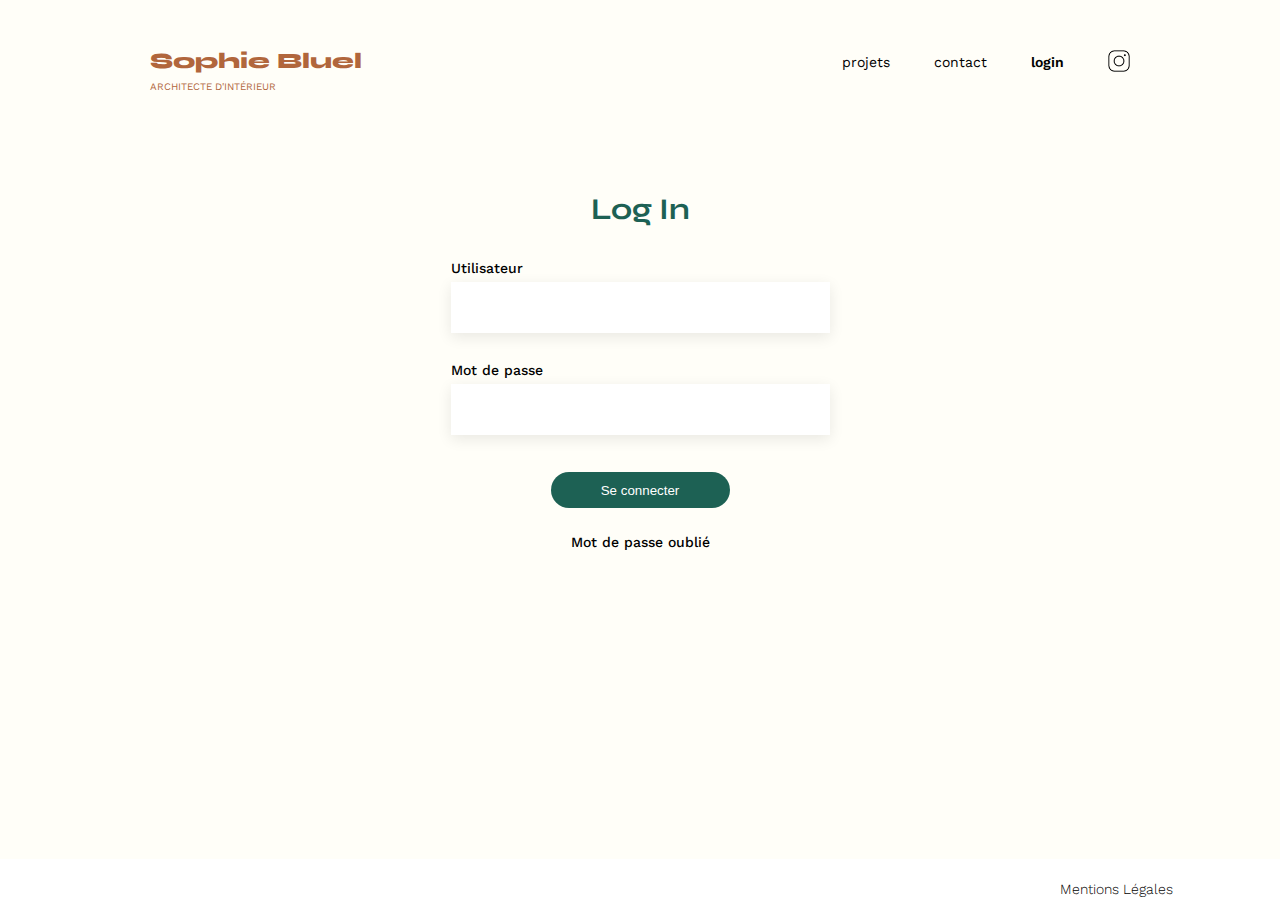
<file: Frontend/html/login.html>
<!DOCTYPE html>
<html lang="en">
<head>
	<meta charset="UTF-8">
	<meta name="description" content="">

    <meta http-equiv="X-UA-Compatible" content="IE=edge">
	<meta name="viewport" content="width=device-width, initial-scale=1.0">
	
	<link rel="preconnect" href="https://fonts.googleapis.com">
	<link rel="preconnect" href="https://fonts.gstatic.com" crossorigin>
	<link href="https://fonts.googleapis.com/css2?family=Syne:wght@700;800&family=Work+Sans&display=swap" rel="stylesheet">
	
	<link rel="stylesheet" href="./../sass/main.css">

    <script src="./../js/data.js" defer></script>
    <script src="./../js/login.js" defer></script>

	<title>Sophie Bluel - Architecte d'intérieur</title>
</head>
<body>
    <header>
        <a href="./../index.html">
            <h1>Sophie Bluel <br><span>Architecte d'intérieur</span></h1>
        </a>
        <nav>
            <ul>
                <li>
                    <a href="./../index.html#portfolio">projets</a>
                </li>
                <li>
                    <a href="./../index.html#contact">contact</a>
                </li>
                <li>
                    <a href="./login.html" class="bold">login</a>
                </li>
                <li>
                    <img src="./../assets/instagram.png" alt="Instagram">
                </li>
            </ul>
        </nav>
    </header>

    <main>
        <form id="login">
            <h2>Log In</h2>
    
            <label for="email">Utilisateur</label>
            <input type="text" name="email" id="email" autocomplete="email">

            <label for="password">Mot de passe</label>
            <input type="password" name="password" id="password" autocomplete="current-password">
        
            <button type="submit">Se connecter</button>
        </form>

        <a href="#" class="forgotPassword">Mot de passe oublié</a>
    </main>

    <footer>
        <p>Mentions Légales</p>
    </footer>
</body>
</html>
</file>
<file: Frontend/sass/main.css>
html, body, div, span, applet, object, iframe,
h1, h2, h3, h4, h5, h6, p, blockquote, pre,
a, abbr, acronym, address, big, cite, code,
del, dfn, em, img, ins, kbd, q, s, samp,
small, strike, strong, sub, sup, tt, var,
b, u, i, center,
dl, dt, dd, ol, ul, li,
fieldset, form, label, legend,
table, caption, tbody, tfoot, thead, tr, th, td,
article, aside, canvas, details, embed,
figure, figcaption, footer, header, hgroup,
menu, nav, output, ruby, section, summary,
time, mark, audio, video {
  margin: 0;
  padding: 0;
  border: 0;
  font-size: 100%;
  font: inherit;
  vertical-align: baseline;
}

article, aside, details, figcaption, figure,
footer, header, hgroup, menu, nav, section {
  display: block;
}

body {
  line-height: 1;
}

ol, ul {
  list-style: none;
}

blockquote, q {
  quotes: none;
}

blockquote:before, blockquote:after,
q:before, q:after {
  content: "";
  content: none;
}

table {
  border-collapse: collapse;
  border-spacing: 0;
}

body {
  max-width: 1440px;
  margin: auto;
  background-color: #FFFEF8;
  font-family: "Work Sans";
  font-size: 14px;
}

main {
  min-height: 85vh;
  display: flex;
  flex-direction: column;
  align-items: center;
}

input,
select {
  padding: 0 15px;
  font-size: 20px;
  box-shadow: 0 4px 14px rgba(0, 0, 0, 0.0901960784);
  outline: none;
  border: none;
}

a {
  text-decoration: none;
  color: #000;
}

button {
  border: none;
  cursor: pointer;
  background-color: transparent;
}

textarea {
  box-shadow: 0 4px 14px rgba(0, 0, 0, 0.0901960784);
  outline: none;
  border: none;
  resize: none;
}

header {
  display: flex;
  margin: 50px 150px 0;
  justify-content: space-between;
}
header h1 {
  color: #B1663C;
  font-family: "Syne", sans-serif;
  font-weight: 800;
  font-size: 22px;
}
header h1 span {
  font-family: "Work Sans", sans-serif;
  text-transform: uppercase;
  font-weight: 400;
  font-size: 10px;
}
header nav ul {
  display: flex;
  column-gap: 44px;
  align-items: center;
}
header nav ul a,
header nav ul button {
  width: 55px;
  height: 19px;
  transition: all 0.2s;
}
header nav ul a:hover,
header nav ul button:hover {
  color: #B1663C;
}
header nav ul img {
  height: 22px;
}
header nav ul .bold {
  font-weight: 600;
}
header nav ul .btn-logout {
  display: none;
}

main #introduction {
  display: flex;
  align-items: center;
  justify-content: center;
  column-gap: 100px;
  margin: 139px;
}
main #introduction figure {
  width: 474px;
  height: 355px;
}
main #introduction figure img {
  width: 100%;
  height: 100%;
  object-fit: contain;
}
main #introduction article {
  width: 404px;
  row-gap: 19px;
  display: flex;
  flex-direction: column;
}
main #introduction article h2 {
  color: #1D6154;
  font-family: "Syne", sans-serif;
  font-weight: 700;
  font-size: 30px;
}
main #introduction article p {
  line-height: 16px;
  color: #3D3D3D;
}
main #portfolio {
  width: 100%;
  display: flex;
  flex-direction: column;
}
main #portfolio h2 {
  display: flex;
  column-gap: 30px;
  align-items: center;
  color: #1D6154;
  margin: 0 auto 51px;
  padding-left: 30px;
  font-family: "Syne", sans-serif;
  font-weight: 700;
  font-size: 30px;
}
main #portfolio h2 .btnOpen-modal {
  display: flex;
  font-size: 14px;
  column-gap: 10px;
  transition: all 0.2s;
  display: none;
}
main #portfolio h2 .btnOpen-modal:hover {
  opacity: 0.7;
}
main #portfolio h2 .btnOpen-modal::before {
  content: "\f044";
  font-weight: 100;
  font-family: "Font Awesome 5 Free";
  display: flex;
  font-size: 16px;
}
main #portfolio .container-filter {
  display: flex;
  column-gap: 10px;
  justify-content: center;
}
main #portfolio .container-filter button {
  font-family: "Syne", sans-serif;
  font-weight: 700;
  padding: 10px 25px;
  border-radius: 20px;
  cursor: pointer;
  transition: all 0.3s;
  color: #1D6154;
  background-color: transparent;
  border: solid 1px #1D6154;
}
main #portfolio .container-filter .actif,
main #portfolio .container-filter button:hover {
  color: white;
  background-color: #1D6154;
}
main #portfolio .gallery {
  display: flex;
  flex-wrap: wrap;
  row-gap: 16px;
  column-gap: 18px;
  margin: 51px 245px;
}
main #portfolio .gallery figure {
  width: calc(33% - 9px);
  height: 425px;
  display: flex;
  flex-direction: column;
  justify-content: space-between;
}
main #portfolio .gallery figure img {
  height: 407px;
}
main #portfolio .gallery figure figcaption {
  height: 15px;
  font-size: 13px;
  color: #3D3D3D;
}
main #contact {
  width: 380px;
  display: flex;
  flex-direction: column;
  margin: 6px auto 45px;
}
main #contact h2 {
  text-align: center;
  color: #1D6154;
  padding: 6px 0;
  font-family: "Syne", sans-serif;
  font-weight: 700;
  font-size: 30px;
}
main #contact p {
  text-align: center;
  margin: 9px 0 39px;
  color: #3D3D3D;
}
main #contact label {
  padding: 2px 0;
  margin-bottom: 7px;
  color: #3D3D3D;
}
main #contact input {
  height: 51px;
  margin-bottom: 40px;
}
main #contact textarea {
  margin-bottom: 40px;
}
main #contact input[type=submit] {
  width: 179px;
  height: 36px;
  display: flex;
  align-items: center;
  justify-content: center;
  margin: 0 auto;
  font-size: 14px;
  font-weight: 700;
  font-family: "Syne", sans-serif;
  color: white;
  border-radius: 20px;
  background-color: #1D6154;
}

.banner {
  height: 59px;
  display: flex;
  align-items: center;
  justify-content: center;
  user-select: none;
  background-color: black;
  color: white;
  position: relative;
  display: none;
  z-index: 1;
}
.banner p {
  display: flex;
  column-gap: 10px;
  align-items: center;
}
.banner p::before {
  content: "\f044";
  font-weight: 100;
  font-family: "Font Awesome 5 Free";
  display: flex;
  font-size: 16px;
}

#login {
  width: 379px;
  margin: 0 auto 20px;
  display: flex;
  flex-direction: column;
}
#login h2 {
  text-align: center;
  color: #1D6154;
  margin: 100px auto 37px;
  font-family: "Syne", sans-serif;
  font-weight: 700;
  font-size: 30px;
}
#login label {
  margin-bottom: 7px;
  font-weight: 500;
  font-size: 14px;
}
#login input {
  height: 51px;
  margin-bottom: 30px;
}
#login button {
  width: 179px;
  height: 36px;
  transition: all 0.3s ease;
  display: flex;
  align-items: center;
  justify-content: center;
  margin: 7px auto;
  background-color: #1D6154;
  border-radius: 20px;
  color: white;
}
#login button:hover {
  opacity: 0.7;
  transform: scale(0.9);
}

.forgotPassword {
  font-weight: 500;
  font-size: 14px;
}

.forgotPassword:hover {
  text-decoration: underline;
}

.sect-modal {
  width: 100%;
  height: 100vh;
  max-width: 1440px;
  display: none;
  background-color: rgba(0, 0, 0, 0.3019607843);
  position: fixed;
  z-index: 0;
  top: 0;
}
.sect-modal .modal {
  width: 630px;
  border-radius: 10px;
  background-color: white;
  padding: 45px 105px;
  box-sizing: border-box;
  transform: translate(-50%, -50%);
  position: absolute;
  left: 50%;
  top: 50%;
}
.sect-modal .modal .fa-arrow-left,
.sect-modal .modal .fa-xmark {
  font-size: 18px;
  position: absolute;
  top: 26px;
}
.sect-modal .modal .fa-arrow-left {
  left: 26px;
  display: none;
}
.sect-modal .modal .fa-xmark {
  right: 26px;
}
.sect-modal .modal h3 {
  text-align: center;
  font-size: 26px;
}
.sect-modal .modal .container {
  display: flex;
  margin: 46px 0 38px;
  padding-bottom: 50px;
  border-bottom: solid 1px #B3B3B3;
}
.sect-modal .modal .container figure {
  width: 76px;
  position: relative;
  display: flex;
  flex-direction: column;
}
.sect-modal .modal .container figure .figure {
  width: 100%;
  height: 100px;
}
.sect-modal .modal .container figure .fa-trash-can {
  cursor: pointer;
  transition: all 0.2s;
  font-size: 10px;
  padding: 3px 4px;
  background-color: black;
  border-radius: 2px;
  color: white;
  position: absolute;
  right: 5px;
  top: 6px;
}
.sect-modal .modal .container figure .fa-trash-can:hover {
  opacity: 0.7;
}
.sect-modal .modal .container .container-inputImg {
  height: 169px;
  position: relative;
  margin-bottom: 9px;
  background-color: #E8F1F6;
}
.sect-modal .modal .container .container-inputImg .fa-image,
.sect-modal .modal .container .container-inputImg label,
.sect-modal .modal .container .container-inputImg p,
.sect-modal .modal .container .container-inputImg img {
  transition: 0.3s;
  transform: translateX(-50%);
  position: absolute;
  left: 50%;
}
.sect-modal .modal .container .container-inputImg .fa-image {
  width: 76px;
  height: 76px;
  display: flex;
  align-items: center;
  justify-content: center;
  font-size: 4rem;
  color: #B9C5CC;
  top: 13px;
}
.sect-modal .modal .container .container-inputImg label {
  width: 176px;
  height: 36px;
  display: flex;
  align-items: center;
  justify-content: center;
  font-size: 14px;
  color: #306685;
  border-radius: 20px;
  background-color: #CBD6DC;
  top: 95px;
}
.sect-modal .modal .container .container-inputImg p {
  top: 138px;
  font-size: 10px;
  color: #444444;
}
.sect-modal .modal .container .container-inputImg input {
  width: 100%;
  height: 100%;
  cursor: pointer;
  display: flex;
  opacity: 0;
  position: absolute;
  z-index: 5;
  top: 0;
}
.sect-modal .modal .container .container-inputImg img {
  width: 100%;
  height: 100%;
  object-fit: contain;
}
.sect-modal .modal .container .container-inputImg:hover .fa-image,
.sect-modal .modal .container .container-inputImg:hover label,
.sect-modal .modal .container .container-inputImg:hover p,
.sect-modal .modal .container .container-inputImg:hover img {
  opacity: 0.7;
}
.sect-modal .modal .container .title,
.sect-modal .modal .container .categories {
  font-size: 14px;
  color: #3D3D3D;
  margin: 21px 0 10px;
}
.sect-modal .modal .container input,
.sect-modal .modal .container select {
  height: 51px;
}
.sect-modal .modal .first-page {
  row-gap: 29px;
  column-gap: 9px;
  flex-wrap: wrap;
}
.sect-modal .modal .second-page {
  flex-direction: column;
}
.sect-modal .modal .btn-pageOne,
.sect-modal .modal .btn-pageTwo {
  display: flex;
  margin: 0 auto;
  align-items: center;
  justify-content: center;
  width: 237px;
  height: 36px;
  font-family: "Syne", sans-serif;
  font-weight: 700;
  font-size: 14px;
  background-color: #1D6154;
  border-radius: 20px;
  color: white;
}

footer {
  height: 60px;
  display: flex;
  align-items: center;
  justify-content: flex-end;
  background-color: white;
  padding: 0 107px;
}
footer p {
  font-weight: 300;
  font-size: 14px;
}/*# sourceMappingURL=main.css.map */
</file>
